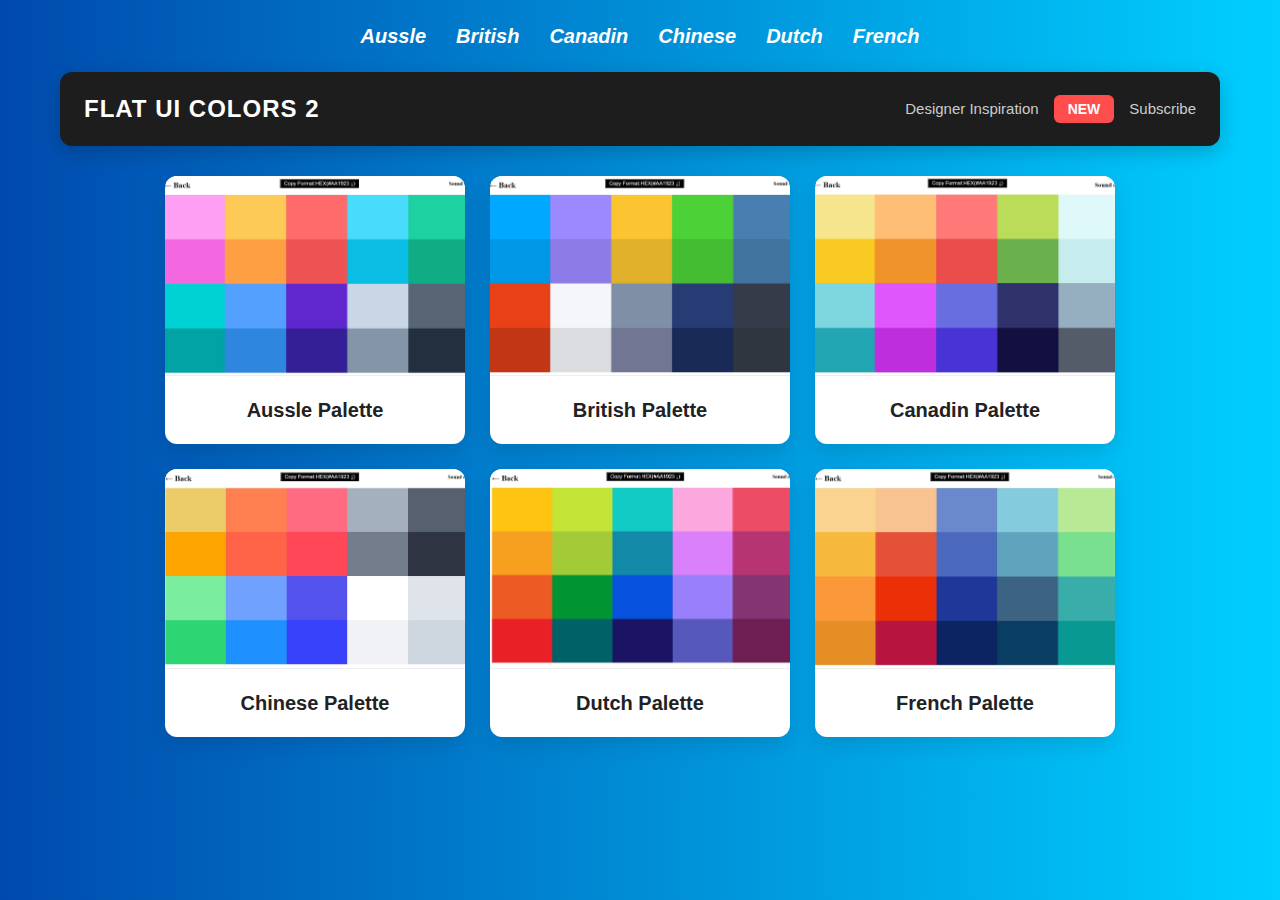
<file: index.html>
<!DOCTYPE html>
<html lang="en">

<head>
    <meta charset="UTF-8" />
    <meta name="viewport" content="width=device-width, initial-scale=1.0" />
    <title>Color Palettes in CSS</title>
    <link rel="stylesheet" href="style.css" />
</head>

<body>

    <div class="container">
        <nav class="nav-links">
            <ul>
                <li><a href="aussle.html">Aussle</a></li>
                <li><a href="British.html">British</a></li>
                <li><a href="Canadin.html">Canadin</a></li>
                <li><a href="Chinese.html">Chinese</a></li>
                <li><a href="Dutch.html">Dutch</a></li>
                <li><a href="French.html">French</a></li>
            </ul>
        </nav>

        <header class="navbar">
            <h1>FLAT UI COLORS 2</h1>
            <div class="info-box">
                <span>Designer Inspiration</span>
                <button>NEW</button>
                <span>Subscribe</span>
            </div>
        </header>

        <section class="palette-section">
            <div class="palette-card">
                <div class="palette-img" style="background-image: url('./bg1.png');"></div>
                <h2>Aussle Palette</h2>
            </div>

            <div class="palette-card">
                <div class="palette-img" style="background-image: url('./bg2.png');"></div>
                <h2>British Palette</h2>
            </div>

            <div class="palette-card">
                <div class="palette-img" style="background-image: url('./bg3.png');"></div>
                <h2>Canadin Palette</h2>
            </div>

            <div class="palette-card">
                <div class="palette-img" style="background-image: url('./bg4.png');"></div>
                <h2>Chinese Palette</h2>
            </div>

            <div class="palette-card">
                <div class="palette-img" style="background-image: url('./bg5.png');"></div>
                <h2>Dutch Palette</h2>
            </div>

            <div class="palette-card">
                <div class="palette-img" style="background-image: url('./bg6.png');"></div>
                <h2>French Palette</h2>
            </div>
        </section>
    </div>

</body>

</html>
</file>
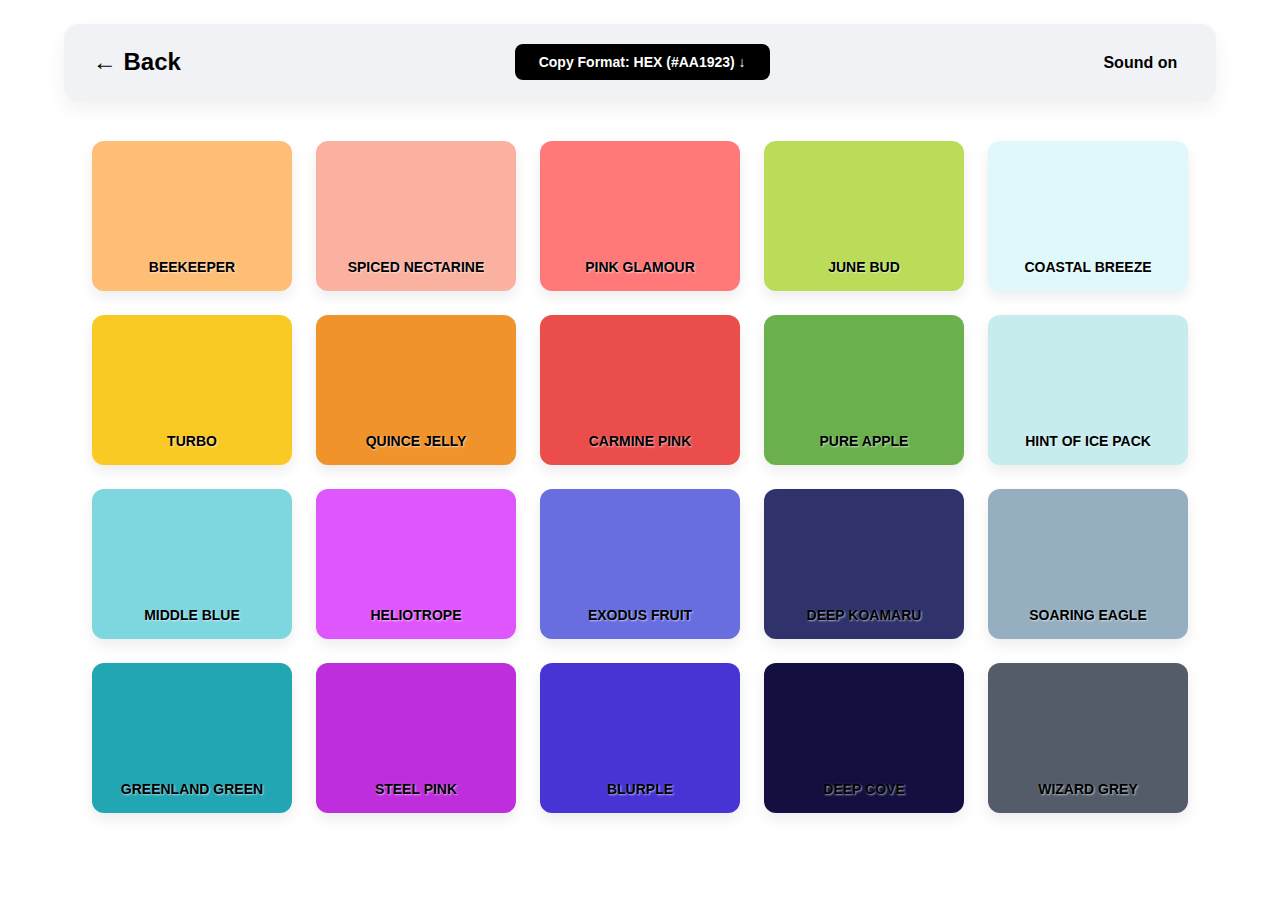
<file: aussle.html>
<!DOCTYPE html>
<html lang="en">

<head>
    <meta charset="UTF-8" />
    <meta name="viewport" content="width=device-width, initial-scale=1.0" />
    <title>Aussie HTML</title>
    <link rel="stylesheet" href="https://cdnjs.cloudflare.com/ajax/libs/font-awesome/6.6.0/css/all.min.css" />
    <link rel="stylesheet" href="style1.css" />
</head>

<body>
    <div class="container">
        <div class="navbar">
            <h1>&larr; Back</h1>
            <button>Copy Format: HEX (#AA1923) &darr;</button>
            <div class="sound">
                <p>Sound on</p>
                <i class="fa-solid fa-volume fa-lg"></i>
            </div>
        </div>

        <div class="palette-grid">
            <div class="color-box" style="background-color: #FFBE76">
                <h2>BEEKEEPER</h2>
            </div>
            <div class="color-box" style="background-color: #FAB1A0">
                <h2>SPICED NECTARINE</h2>
            </div>
            <div class="color-box" style="background-color: #FF7979">
                <h2>PINK GLAMOUR</h2>
            </div>
            <div class="color-box" style="background-color: #BADC58">
                <h2>JUNE BUD</h2>
            </div>
            <div class="color-box" style="background-color: #DFF9FB">
                <h2>COASTAL BREEZE</h2>
            </div>
            <div class="color-box" style="background-color: #F9CA24">
                <h2>TURBO</h2>
            </div>
            <div class="color-box" style="background-color: #F0932B">
                <h2>QUINCE JELLY</h2>
            </div>
            <div class="color-box" style="background-color: #EB4D4B">
                <h2>CARMINE PINK</h2>
            </div>
            <div class="color-box" style="background-color: #6AB04C">
                <h2>PURE APPLE</h2>
            </div>
            <div class="color-box" style="background-color: #C7ECEE">
                <h2>HINT OF ICE PACK</h2>
            </div>
            <div class="color-box" style="background-color: #7ED6DF">
                <h2>MIDDLE BLUE</h2>
            </div>
            <div class="color-box" style="background-color: #E056FD">
                <h2>HELIOTROPE</h2>
            </div>
            <div class="color-box" style="background-color: #686DE0">
                <h2>EXODUS FRUIT</h2>
            </div>
            <div class="color-box" style="background-color: #30336B">
                <h2>DEEP KOAMARU</h2>
            </div>
            <div class="color-box" style="background-color: #95AFC0">
                <h2>SOARING EAGLE</h2>
            </div>
            <div class="color-box" style="background-color: #22A6B3">
                <h2>GREENLAND GREEN</h2>
            </div>
            <div class="color-box" style="background-color: #BE2EDD">
                <h2>STEEL PINK</h2>
            </div>
            <div class="color-box" style="background-color: #4834D4">
                <h2>BLURPLE</h2>
            </div>
            <div class="color-box" style="background-color: #130F40">
                <h2>DEEP COVE</h2>
            </div>
            <div class="color-box" style="background-color: #535C68">
                <h2>WIZARD GREY</h2>
            </div>
        </div>
    </div>
</body>

</html>
</file>
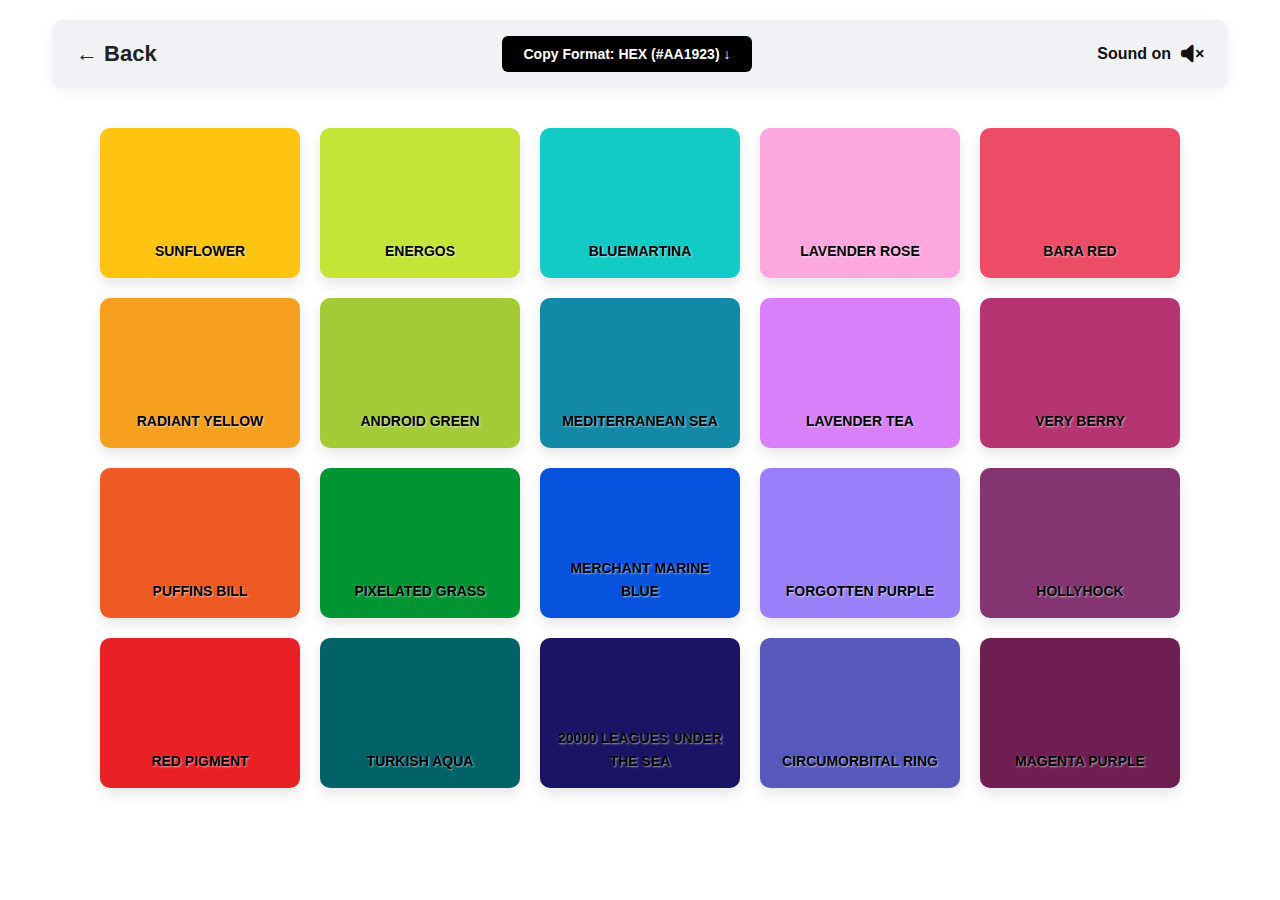
<file: Dutch.html>
<!DOCTYPE html>
<html lang="en">

<head>
     <meta charset="UTF-8" />
     <meta name="viewport" content="width=device-width, initial-scale=1.0" />
     <title>Dutch Color Palette</title>
     <link rel="stylesheet" href="style5.css" />
     <link rel="stylesheet" href="https://cdnjs.cloudflare.com/ajax/libs/font-awesome/6.5.0/css/all.min.css" />
</head>

<body>
     <div class="container">
          <nav class="navbar">
               <h1>&larr; Back</h1>
               <button>Copy Format: HEX (#AA1923) &darr;</button>
               <div class="sound">
                    <p>Sound on</p>
                    <i class="fa-solid fa-volume-xmark"></i>
               </div>
          </nav>


          

          <div class="palette">
               <div class="color-box" style="background-color: #ffc312;">
                    <h2>SUNFLOWER</h2>
               </div>
               <div class="color-box" style="background-color: #c4e538;">
                    <h2>ENERGOS</h2>
               </div>
               <div class="color-box" style="background-color: #12cbc4;">
                    <h2>BLUEMARTINA</h2>
               </div>
               <div class="color-box" style="background-color: #FDA7DF;">
                    <h2>LAVENDER ROSE</h2>
               </div>
               <div class="color-box" style="background-color: #ED4C67;">
                    <h2>BARA RED</h2>
               </div>
               <div class="color-box" style="background-color: #f79f1f;">
                    <h2>RADIANT YELLOW</h2>
               </div>
               <div class="color-box" style="background-color: #a3cb38;">
                    <h2>ANDROID GREEN</h2>
               </div>
               <div class="color-box" style="background-color: #1289A7;">
                    <h2>MEDITERRANEAN SEA</h2>
               </div>
               <div class="color-box" style="background-color: #D980FA;">
                    <h2>LAVENDER TEA</h2>
               </div>
               <div class="color-box" style="background-color: #B53471;">
                    <h2>VERY BERRY</h2>
               </div>
               <div class="color-box" style="background-color: #ee5a24;">
                    <h2>PUFFINS BILL</h2>
               </div>
               <div class="color-box" style="background-color: #009432;">
                    <h2>PIXELATED GRASS</h2>
               </div>
               <div class="color-box" style="background-color: #0652DD;">
                    <h2>MERCHANT MARINE BLUE</h2>
               </div>
               <div class="color-box" style="background-color: #9980FA;">
                    <h2>FORGOTTEN PURPLE</h2>
               </div>
               <div class="color-box" style="background-color: #833471;">
                    <h2>HOLLYHOCK</h2>
               </div>
               <div class="color-box" style="background-color: #EA2027;">
                    <h2>RED PIGMENT</h2>
               </div>
               <div class="color-box" style="background-color: #006266;">
                    <h2>TURKISH AQUA</h2>
               </div>
               <div class="color-box" style="background-color: #1B1464;">
                    <h2>20000 LEAGUES UNDER THE SEA</h2>
               </div>
               <div class="color-box" style="background-color: #5758BB;">
                    <h2>CIRCUMORBITAL RING</h2>
               </div>
               <div class="color-box" style="background-color: #6F1E51;">
                    <h2>MAGENTA PURPLE</h2>            
               </div>
          </div>
     </div>
</body>

</html>
</file>
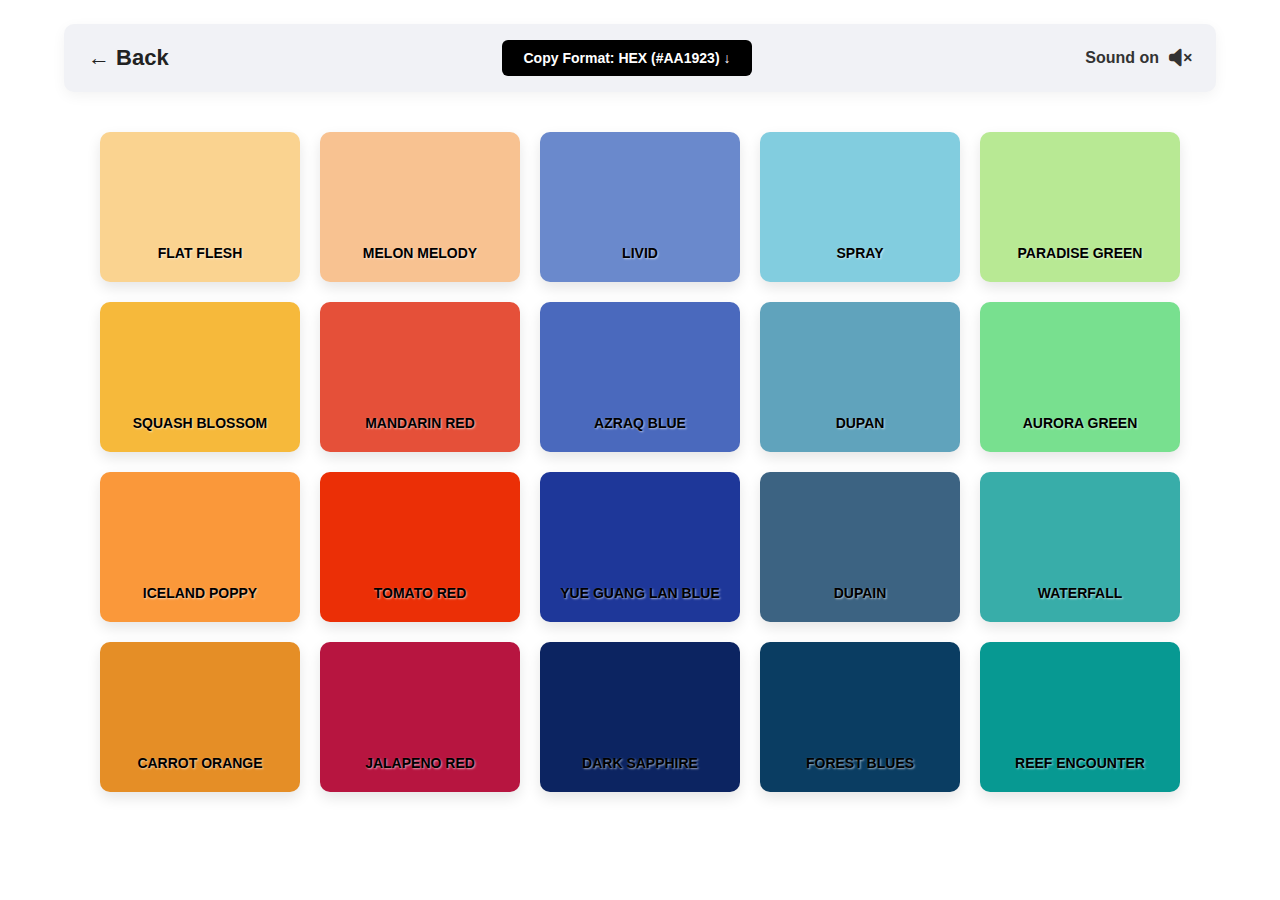
<file: French.html>
<!DOCTYPE html>
<html lang="en">

<head>
     <meta charset="UTF-8" />
     <meta name="viewport" content="width=device-width, initial-scale=1.0" />
     <title>French Color Palette</title>
     <link rel="stylesheet" href="style6.css" />
     <link rel="stylesheet" href="https://cdnjs.cloudflare.com/ajax/libs/font-awesome/6.6.0/css/all.min.css" />
</head>

<body>
     <div class="container">
          <nav class="navbar">
               <h1>&larr; Back</h1>
               <button>Copy Format: HEX (#AA1923) &darr;</button>
               <div class="sound">
                    <p>Sound on</p>
                    <i class="fa-solid fa-volume-xmark"></i>
               </div>
          </nav>

          <div class="palette">
               <div class="color-box" style="background-color: #fad390;">
                    <h2>FLAT FLESH</h2>
               </div>
               <div class="color-box" style="background-color: #f8c291;">
                    <h2>MELON MELODY</h2>
               </div>
               <div class="color-box" style="background-color: #6a89cc;">
                    <h2>LIVID</h2>
               </div>
               <div class="color-box" style="background-color: #82cddf;">
                    <h2>SPRAY</h2>
               </div>
               <div class="color-box" style="background-color: #b8e994;">
                    <h2>PARADISE GREEN</h2>
               </div>
               <div class="color-box" style="background-color: #f6b93b;">
                    <h2>SQUASH BLOSSOM</h2>
               </div>
               <div class="color-box" style="background-color: #e55039;">
                    <h2>MANDARIN RED</h2>
               </div>
               <div class="color-box" style="background-color: #4a69bd;">
                    <h2>AZRAQ BLUE</h2>
               </div>
               <div class="color-box" style="background-color: #60a3bc;">
                    <h2>DUPAN</h2>
               </div>
               <div class="color-box" style="background-color: #78e08f;">
                    <h2>AURORA GREEN</h2>
               </div>
               <div class="color-box" style="background-color: #fa983a;">
                    <h2>ICELAND POPPY</h2>
               </div>
               <div class="color-box" style="background-color: #eb2f06;">
                    <h2>TOMATO RED</h2>
               </div>
               <div class="color-box" style="background-color: #1e3799;">
                    <h2>YUE GUANG LAN BLUE</h2>
               </div>
               <div class="color-box" style="background-color: #3c6382;">
                    <h2>DUPAIN</h2>
               </div>
               <div class="color-box" style="background-color: #38ada9;">
                    <h2>WATERFALL</h2>
               </div>
               <div class="color-box" style="background-color: #e58e26;">
                    <h2>CARROT ORANGE</h2>
               </div>
               <div class="color-box" style="background-color: #b71540;">
                    <h2>JALAPENO RED</h2>
               </div>
               <div class="color-box" style="background-color: #0c2461;">
                    <h2>DARK SAPPHIRE</h2>
               </div>
               <div class="color-box" style="background-color: #0a3d62;">
                    <h2>FOREST BLUES</h2>
               </div>
               <div class="color-box" style="background-color: #079992;">
                    <h2>REEF ENCOUNTER</h2>
               </div>
          </div>
     </div>
</body>

</html>
</file>
<file: style.css>
/* Global Reset */
* {
    margin: 0;
    padding: 0;
    box-sizing: border-box;
}

body {
    font-family: 'Segoe UI', sans-serif;
    background: linear-gradient(to right, #004aad, #00cfff);
    color: #333;
    line-height: 1.6;
}

/* Container */
.container {
    padding: 20px;
    max-width: 1200px;
    margin: auto;
}

/* Navigation */
.nav-links ul {
    display: flex;
    gap: 30px;
    flex-wrap: wrap;
    justify-content: center;
    margin-bottom: 20px;
    list-style: none;
}

.nav-links ul li a {
    font-size: 20px;
    text-decoration: none;
    font-weight: 600;
    color: #fff;
    font-style: italic;
    transition: color 0.3s ease, text-shadow 0.3s ease;
}

.nav-links ul li a:hover {
    color: #ffd700;
    text-shadow: 1px 1px 5px rgba(255, 215, 0, 0.5);
}

/* Navbar */
.navbar {
    background-color: #1d1d1d;
    color: white;
    padding: 18px 24px;
    border-radius: 12px;
    display: flex;
    justify-content: space-between;
    align-items: center;
    margin-bottom: 30px;
    flex-wrap: wrap;
    box-shadow: 0 6px 20px rgba(0, 0, 0, 0.2);
    transition: all 0.3s ease-in-out;
}

.navbar h1 {
    font-size: 24px;
    font-weight: 700;
    letter-spacing: 1px;
}

/* Info Box */
.info-box {
    display: flex;
    align-items: center;
    gap: 15px;
    flex-wrap: wrap;
}

.info-box span {
    font-size: 15px;
    color: #ccc;
}

.info-box button {
    background-color: #ff4d4d;
    color: white;
    font-size: 14px;
    padding: 6px 14px;
    border: none;
    border-radius: 6px;
    font-weight: bold;
    cursor: pointer;
    transition: background-color 0.3s ease, transform 0.2s ease;
}

.info-box button:hover {
    background-color: #e60000;
    transform: scale(1.05);
}

/* Palette Cards */
.palette-section {
    display: flex;
    flex-wrap: wrap;
    gap: 25px;
    justify-content: center;
    padding-bottom: 40px;
}

.palette-card {
    background-color: #fff;
    border-radius: 12px;
    box-shadow: 0 8px 20px rgba(0, 0, 0, 0.1);
    overflow: hidden;
    width: 300px;
    transition: transform 0.3s ease, box-shadow 0.3s ease;
    text-align: center;
}

.palette-card:hover {
    transform: translateY(-8px);
    box-shadow: 0 12px 24px rgba(0, 0, 0, 0.15);
}

.palette-img {
    height: 200px;
    background-size: cover;
    background-position: center;
    border-bottom: 1px solid #eee;
}

.palette-card h2 {
    padding: 18px;
    font-size: 20px;
    font-weight: 600;
    color: #222;
}

/* Responsive Styles */
@media screen and (max-width: 768px) {
    .navbar {
        flex-direction: column;
        align-items: flex-start;
        gap: 10px;
    }

    .info-box {
        flex-direction: column;
        align-items: flex-start;
    }

    .nav-links ul {
        flex-direction: column;
        align-items: center;
        gap: 15px;
    }
}

@media screen and (max-width: 500px) {
    .nav-links ul {
        display: none;
    }

    .palette-card {
        width: 90%;
    }

    .navbar h1 {
        font-size: 20px;
    }

    .palette-card h2 {
        font-size: 16px;
    }
}
</file>
<file: style1.css>
/* Global Reset */
* {
    margin: 0;
    padding: 0;
    box-sizing: border-box;
    font-family: 'Segoe UI', Tahoma, Geneva, Verdana, sans-serif;
}

body {
    background-color: #fff;
    line-height: 1.6;
    color: #222;
    transition: background-color 0.3s ease;
}

/* Container */
.container {
    max-width: 1200px;
    margin: 0 auto;
    padding: 1.5rem;
}

/* Navbar */
.navbar {
    display: flex;
    justify-content: space-between;
    align-items: center;
    flex-wrap: wrap;
    gap: 1rem;
    background: #f1f2f6;
    padding: 1.2rem 1.8rem;
    border-radius: 14px;
    box-shadow: 0 8px 20px rgba(0, 0, 0, 0.06);
    transition: background-color 0.3s ease;
}

.navbar h1 {
    font-size: clamp(1.25rem, 2vw, 1.5rem);
    font-weight: 700;
    color: #000;
    cursor: pointer;
}

.navbar button {
    padding: 10px 24px;
    font-size: 14px;
    font-weight: 600;
    background-color: #000;
    color: #fff;
    border: none;
    border-radius: 8px;
    cursor: pointer;
    transition: background-color 0.3s ease, transform 0.2s ease;
}

.navbar button:hover {
    background-color: #333;
    transform: scale(1.05);
}

/* Sound Section */
.sound {
    display: flex;
    align-items: center;
    gap: 10px;
    font-weight: 600;
    color: #333;
    font-size: 16px;
    cursor: pointer;
    transition: color 0.3s ease;
}

.sound i {
    font-size: 20px;
    transition: transform 0.4s ease, color 0.3s ease;
}

.sound:hover i {
    transform: rotate(20deg);
    color: #ff4757;
}

.sound p {
    color: #000;
}

/* Palette Grid */
.palette-grid {
    display: flex;
    flex-wrap: wrap;
    justify-content: center;
    gap: 24px;
    margin-top: 2.5rem;
    padding-bottom: 2rem;
}

/* Color Box */
.color-box {
    width: min(200px, 90%);
    height: 150px;
    padding: 12px;
    border-radius: 12px;
    background-color: #ddd;
    display: flex;
    align-items: flex-end;
    justify-content: center;
    box-shadow: 0 6px 14px rgba(0, 0, 0, 0.08);
    transition: transform 0.3s ease, box-shadow 0.3s ease;
    text-align: center;
}

.color-box:hover {
    transform: translateY(-6px);
    box-shadow: 0 12px 24px rgba(0, 0, 0, 0.15);
    cursor: pointer;
}

.color-box h2 {
    font-size: 14px;
    font-weight: 700;
    color: #000;
    text-shadow: 1px 1px 2px rgba(255, 255, 255, 0.6);
    width: 100%;
}

/* Responsive Design */
@media (max-width: 768px) {
    .navbar {
        flex-direction: column;
        align-items: flex-start;
        gap: 0.75rem;
    }

    .navbar button {
        width: 100%;
        font-size: 13px;
    }

    .palette-grid {
        gap: 16px;
    }

    .color-box {
        width: 90%;
        height: 130px;
    }
}

@media (max-width: 500px) {
    .sound p {
        display: none;
    }

    .navbar h1 {
        font-size: 18px;
    }

    .color-box {
        height: 120px;
    }

    .color-box h2 {
        font-size: 13px;
    }
}
</file>
<file: style5.css>
/* Global Reset */
* {
    margin: 0;
    padding: 0;
    box-sizing: border-box;
}

body {
    font-family: 'Segoe UI', Tahoma, Geneva, Verdana, sans-serif;
    background-color: #ffffff;
    color: #000000;
    line-height: 1.6;
    transition: background 0.3s ease;
}

.container {
    max-width: 95vw;
    margin: auto;
    padding: 20px;
    background-color: #fff;
}

/* Navbar Styling */
.navbar {
    display: flex;
    justify-content: space-between;
    align-items: center;
    flex-wrap: wrap;
    gap: 12px;
    background: #f1f2f6;
    padding: 1rem 1.5rem;
    border-radius: 10px;
    box-shadow: 0 4px 14px rgba(0, 0, 0, 0.05);
    transition: background 0.3s ease;
}

.navbar h1 {
    font-size: clamp(18px, 2vw, 22px);
    font-weight: 700;
    color: #222;
    cursor: pointer;
}

.navbar button {
    background-color: #000;
    color: #fff;
    border: none;
    padding: 10px 22px;
    font-size: 14px;
    font-weight: 600;
    border-radius: 6px;
    cursor: pointer;
    transition: background-color 0.3s ease, transform 0.2s ease;
}

.navbar button:hover {
    background-color: #333;
    transform: scale(1.05);
}

/* Sound Section */
.sound {
    display: flex;
    align-items: center;
    gap: 10px;
    font-size: 16px;
    font-weight: bold;
    color: #111;
    cursor: pointer;
    transition: color 0.3s ease;
}

.sound i {
    font-size: 20px;
    transition: transform 0.4s ease, color 0.3s ease;
}

.sound:hover i {
    transform: rotate(20deg);
    color: #ff4757;
}

/* Color Palette Grid */
.palette {
    display: flex;
    flex-wrap: wrap;
    justify-content: center;
    gap: 20px;
    margin-top: 2.5rem;
}

/* Individual Color Box */
.color-box {
    width: min(200px, 100%);
    height: 150px;
    padding: 12px;
    border-radius: 10px;
    background-color: #ddd;
    display: flex;
    align-items: flex-end;
    justify-content: center;
    box-shadow: 0 6px 14px rgba(0, 0, 0, 0.1);
    transition: transform 0.3s ease, box-shadow 0.3s ease;
}

.color-box:hover {
    transform: translateY(-6px);
    box-shadow: 0 12px 24px rgba(0, 0, 0, 0.15);
    cursor: pointer;
}

.color-box h2 {
    font-size: 14px;
    font-weight: bold;
    color: #000;
    text-align: center;
    text-shadow: 1px 1px 2px rgba(255, 255, 255, 0.6);
    width: 100%;
    padding: 4px 0;
}

/* Optional Copy Button (if used) */
.copy-button {
    margin-top: 10px;
    padding: 6px 12px;
    font-size: 13px;
    font-weight: 600;
    border: none;
    border-radius: 5px;
    background: #222;
    color: #fff;
    cursor: pointer;
    transition: all 0.3s ease;
}

.copy-button:hover {
    background: #444;
    transform: scale(1.03);
}

/* Responsive Design */
@media screen and (max-width: 600px) {
    .color-box {
        width: 100px;
        height: 100px;
    }

    .color-box h2 {
        font-size: 10px;
        padding: 4px;
    }

    .copy-button {
        font-size: 12px;
        width: 100%;
        margin-top: 8px;
    }

    .sound p {
        display: none;
    }

    .back-arrow {
        display: none;
    }

    .navbar button {
        width: 100%;
        font-size: 14px;
        padding: 10px;
    }
}
</file>
<file: style6.css>
/* Reset */
* {
    margin: 0;
    padding: 0;
    box-sizing: border-box;
}

body {
    font-family: 'Segoe UI', Tahoma, Geneva, Verdana, sans-serif;
    background-color: #fff;
    color: #000;
    line-height: 1.6;
    transition: background 0.3s ease;
}

.container {
    max-width: 1200px;
    margin: auto;
    padding: 1.5rem;
}

/* Navbar */
.navbar {
    display: flex;
    justify-content: space-between;
    align-items: center;
    flex-wrap: wrap;
    gap: 12px;
    background: #f1f2f6;
    padding: 1rem 1.5rem;
    border-radius: 10px;
    box-shadow: 0 4px 14px rgba(0, 0, 0, 0.05);
    transition: background 0.3s ease;
}

.navbar h1 {
    font-size: clamp(18px, 2vw, 22px);
    font-weight: 700;
    color: #222;
    cursor: pointer;
}

.navbar button {
    background-color: #000;
    color: #fff;
    border: none;
    padding: 10px 22px;
    font-size: 14px;
    font-weight: 600;
    border-radius: 6px;
    cursor: pointer;
    transition: background-color 0.3s ease, transform 0.2s ease;
}

.navbar button:hover {
    background-color: #333;
    transform: scale(1.05);
}

/* Sound section */
.sound {
    display: flex;
    align-items: center;
    gap: 10px;
    font-weight: bold;
    color: #333;
    font-size: 16px;
    cursor: pointer;
    transition: color 0.3s ease;
}

.sound i {
    font-size: 20px;
    transition: transform 0.3s ease, color 0.3s ease;
}

.sound:hover i {
    transform: rotate(20deg);
    color: #ff4757;
}

/* Palette Grid */
.palette {
    display: flex;
    flex-wrap: wrap;
    justify-content: center;
    gap: 20px;
    margin-top: 2.5rem;
}

/* Color Box */
.color-box {
    width: 200px;
    height: 150px;
    padding: 12px;
    border-radius: 10px;
    background-color: #ddd;
    display: flex;
    align-items: flex-end;
    justify-content: center;
    box-shadow: 0 6px 14px rgba(0, 0, 0, 0.1);
    transition: transform 0.3s ease, box-shadow 0.3s ease;
}

.color-box:hover {
    transform: translateY(-6px);
    box-shadow: 0 12px 24px rgba(0, 0, 0, 0.15);
    cursor: pointer;
}

.color-box h2 {
    font-size: 14px;
    font-weight: bold;
    color: #000;
    text-align: center;
    width: 100%;
    padding: 6px;
    text-shadow: 1px 1px 2px rgba(255, 255, 255, 0.6);
}

/* Optional Copy Button */
.copy-button {
    background: #222;
    color: #fff;
    padding: 8px 16px;
    border: none;
    border-radius: 6px;
    font-size: 13px;
    font-weight: 600;
    margin-top: 10px;
    cursor: pointer;
    transition: background 0.3s ease, transform 0.3s ease;
}

.copy-button:hover {
    background: #444;
    transform: scale(1.04);
}

/* Responsive */
@media screen and (max-width: 600px) {
    .color-box {
        width: 120px;
        height: 100px;
        padding: 8px;
    }

    .color-box h2 {
        font-size: 10px;
    }

    .copy-button {
        width: 100%;
        font-size: 12px;
        margin-top: 8px;
    }

    .sound p {
        display: none;
    }

    .back-arrow {
        display: none;
    }

    .navbar {
        flex-direction: column;
        align-items: flex-start;
    }

    .navbar button {
        width: 100%;
        font-size: 14px;
    }
}
</file>
